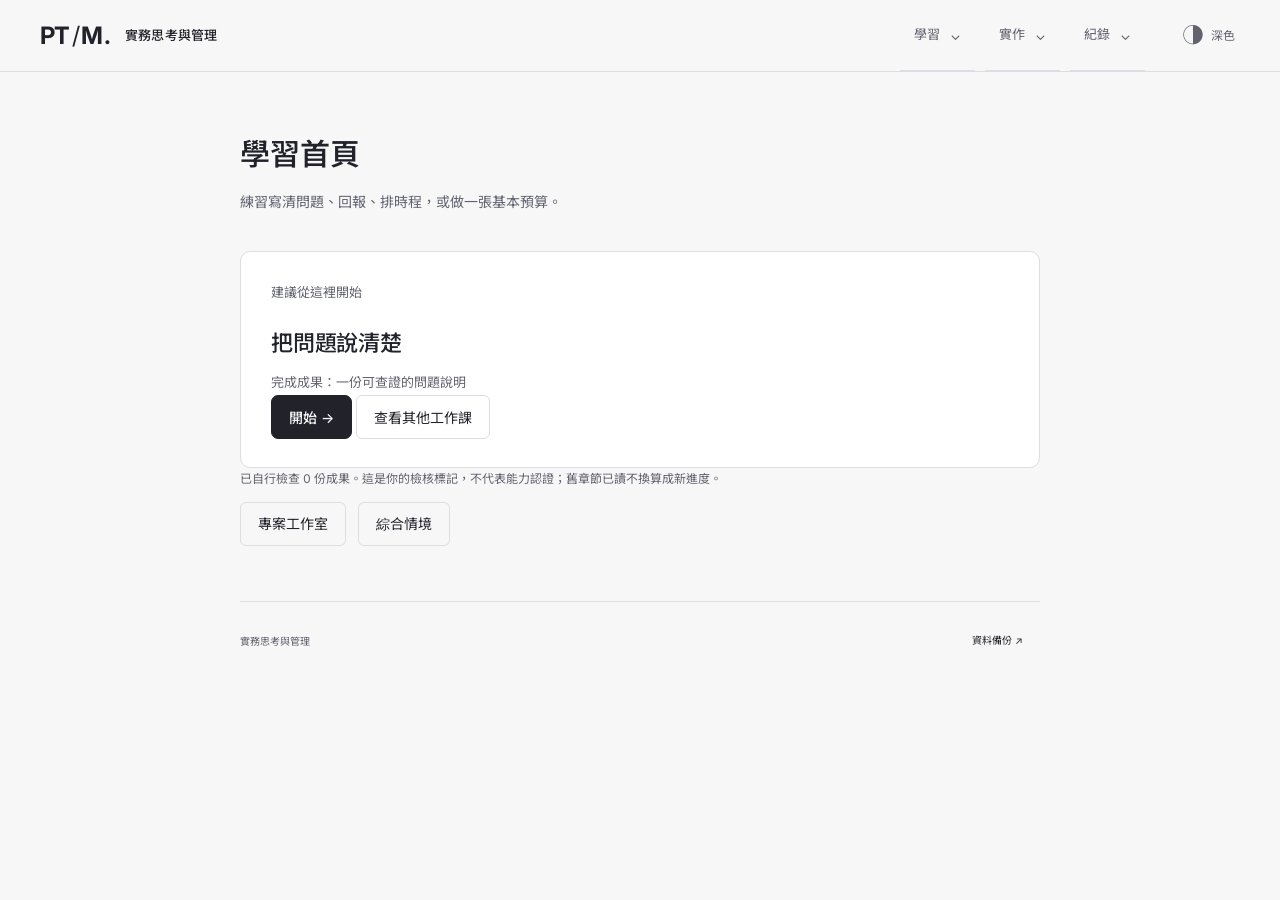
<file: practical-thinking-website-v2.5/index.html>
<!doctype html><html lang="zh-Hant"><head><meta charset="UTF-8"><meta name="viewport" content="width=device-width,initial-scale=1"><meta name="description" content="零成本繁體中文實務學習：視覺講義、客觀練習、自我檢核與專案工作室"><title>實務思考與管理</title><script src="theme-init.js?v=9880a51a4fd6"></script><link rel="preload" href="fonts/ptm-tc.woff2?v=0f769c796eb8" as="font" type="font/woff2" crossorigin><link rel="preload" href="fonts/ptm-grotesk.woff2?v=0f769c796eb8" as="font" type="font/woff2" crossorigin><link rel="stylesheet" href="style.css?v=0f769c796eb8"><link rel=stylesheet href=learning.css?v=0f769c796eb8><link rel="stylesheet" href="gallery.css?v=9880a51a4fd6"><link rel="stylesheet" href="practical.css?v=3407959b8289"></head><body><div id="app"></div><div id="toast" role="status"></div><script type="module" src="app.js?v=3407959b8289"></script></body></html>
</file>
<file: practical-thinking-website-v2.5/style.css>
@font-face{font-family:'PTM TC';src:url('fonts/ptm-tc.woff2') format('woff2');font-weight:100 900;font-display:swap}@font-face{font-family:'PTM Grotesk';src:url('fonts/ptm-grotesk.woff2') format('woff2');font-weight:100 900;font-display:swap}
:root{--bg:#f6f5f1;--paper:#fcfbf8;--text:#191919;--muted:#656560;--line:#cfcec7;--accent:#30302d;--soft:#eae9e3;--size:17px;--sans:'PTM Grotesk','PTM TC','Microsoft JhengHei',sans-serif;color-scheme:light;scroll-behavior:auto}*{box-sizing:border-box}body{margin:0;background:var(--bg);color:var(--text);font:400 15px/1.75 var(--sans);font-synthesis:none;-webkit-font-smoothing:antialiased;font-variant-numeric:tabular-nums}body.dark{--bg:#171717;--paper:#1c1c1b;--text:#f2f1eb;--muted:#afaea7;--line:#42423e;--accent:#e0dfd8;--soft:#2b2b28;color-scheme:dark}::selection{color:var(--paper);background:var(--text)}button,input,textarea,select{font:inherit;color:inherit}button,a,input,textarea,select,summary{outline-offset:5px}:focus-visible{outline:2px solid var(--text)}button{min-height:44px;padding:9px 17px;border:1px solid var(--line);border-radius:0;background:transparent;color:var(--text);cursor:pointer;line-height:1.5}button:disabled{opacity:.45;cursor:not-allowed}button:hover:not(:disabled){background:var(--soft);border-color:var(--text)}button:active:not(:disabled){transform:translateY(1px)}a{color:inherit;text-underline-offset:4px}.primary{background:var(--text);color:var(--paper);border-color:var(--text)}.primary:hover:not(:disabled){background:var(--accent);color:var(--paper)}.text-button{padding:8px 0;border-color:transparent;border-bottom:1px solid currentColor;background:none}.text-button:hover:not(:disabled){border-color:transparent;border-bottom-color:currentColor;background:none}.skip-link{position:fixed;left:20px;top:-100px;z-index:100;background:var(--text);color:var(--paper);padding:12px 20px}.skip-link:focus{top:12px}
header{height:90px;display:flex;align-items:center;justify-content:space-between;gap:25px;padding:0 42px;border-bottom:1px solid var(--line);background:var(--bg);position:relative;z-index:40}.brand{display:flex;align-items:center;gap:20px;text-align:left;padding:0;border:0;min-width:0;background:transparent!important}.wordmark{font:700 33px/1 'PTM Grotesk',sans-serif;letter-spacing:-.085em;white-space:nowrap}.wordmark>span:first-child{font-weight:400;padding:0 3px}.logo-period{padding-left:2px}.brand-name{font-size:16px;font-weight:600;letter-spacing:.015em;line-height:1.5;white-space:nowrap}.brand small{display:block;font-size:8px;font-weight:500;letter-spacing:.1em;margin-top:3px}.header-links{display:flex;gap:24px;margin-left:auto}.header-links button{border:0;padding:7px 0;font-size:13px;background:transparent!important;position:relative}.header-links button:after{content:'';position:absolute;left:0;right:100%;bottom:5px;height:1px;background:var(--text)}.header-links button:hover:after{right:0}.utility{display:flex;gap:13px;align-items:center}.theme-toggle{border:0;display:flex;align-items:center;gap:7px;padding:5px;font-size:12px}.theme-toggle>span:first-child{font-size:22px}.menu-toggle{display:none;border:0;padding:6px 0 6px 8px;font-size:13px;gap:12px;align-items:center}.menu-toggle>span{font-size:22px}
.layout{display:grid;grid-template-columns:210px minmax(0,1fr);min-height:calc(100vh - 90px)}aside{min-width:0;border-right:1px solid var(--line);padding:34px 18px;align-self:start;position:sticky;top:0;min-height:calc(100vh - 90px)}aside nav{display:grid;gap:2px}.nav-item{display:flex;align-items:center;gap:12px;border:0;padding:12px 8px;text-align:left;font-size:13px}.nav-number{font:400 10px 'PTM Grotesk',sans-serif;color:var(--muted)}.nav-arrow{margin-left:auto;opacity:0}.nav-item.active{font-weight:600;background:var(--soft)}.nav-item.active .nav-arrow,.nav-item:hover .nav-arrow{opacity:1}.side-label{font-size:10px;color:var(--muted);letter-spacing:.06em;margin:0 8px 18px}.side-label:not(:first-child){margin-top:40px}.current-chapter{border:0;text-align:left;padding:4px 8px;font-size:13px;display:block}.current-chapter span{display:block;margin-top:5px;font-size:11px}.side-foot{border-top:1px solid var(--line);padding:20px 8px;margin-top:36px;font-size:11px;color:var(--muted)}.side-foot p{margin-top:18px}.status{display:inline-flex;gap:8px;align-items:center;font-size:11px}.dot{width:5px;height:5px;border-radius:50%;background:var(--muted)}main{min-width:0;width:100%;max-width:1400px;padding:48px 48px 32px;margin:0 auto;align-self:start}main:focus{outline:none}h1,h2,h3,p{margin-top:0}h1{font-size:38px;line-height:1.4;font-weight:600;letter-spacing:-.02em;margin:16px 0 18px;text-wrap:balance}h2{font-size:23px;line-height:1.5;font-weight:600;letter-spacing:-.01em}h3{font-size:18px;line-height:1.6;font-weight:500}.muted{color:var(--muted)}.small{font-size:12px;line-height:1.8}.latin{font-family:'PTM Grotesk',sans-serif;letter-spacing:.055em;font-size:10px}.eyebrow{font-size:11px;letter-spacing:.025em;color:var(--muted);margin:0;line-height:1.8}.intro{max-width:690px;margin-bottom:38px}.intro>p:last-child{color:var(--muted);font-size:15px;max-width:42em}.row{display:flex;align-items:center;gap:12px;flex-wrap:wrap}.between{justify-content:space-between}.section-head{display:flex;justify-content:space-between;align-items:center;margin:38px 0 18px}.tag{display:inline-flex;border:1px solid var(--line);padding:2px 8px;font-size:10px;line-height:1.7;border-radius:0;color:var(--muted)}.good{color:var(--text);border-color:var(--text)}.stats{display:grid;grid-template-columns:repeat(3,minmax(0,1fr));gap:25px;margin:28px 0 38px}.stat{border-bottom:1px solid var(--line);padding-bottom:17px;min-width:0}.stat strong{font:500 28px/1.4 var(--sans);letter-spacing:-.045em;display:block;overflow-wrap:anywhere}.stat span{display:block;color:var(--muted);font-size:11px;margin-top:5px}.course{display:grid;grid-template-columns:45px 1fr auto;gap:20px;align-items:center;padding:25px 0;border-top:1px solid var(--line)}.course h3{margin:0 0 4px}.course p{margin:0;color:var(--muted);font-size:13px}.course-num{font:400 16px 'PTM Grotesk',sans-serif;color:var(--muted)}.course button{font-size:12px;border:0;white-space:nowrap}.course:hover .course-num{color:var(--text)}
body[data-page=home] .layout{display:block}body[data-page=home] main{max-width:1440px;padding:0 70px 28px}body[data-page=home] aside{display:none}body[data-page=home] .menu-toggle{display:flex}.editorial-hero{padding-top:30px}.edition-line{display:flex;justify-content:space-between;gap:20px;border-bottom:1px solid var(--line);padding-bottom:14px;font-size:11px;color:var(--muted)}.hero-grid{display:grid;grid-template-columns:minmax(0,1fr) 250px;gap:60px;padding:58px 0}.editorial-hero h1{font-size:clamp(48px,5.5vw,80px);line-height:1.23;font-weight:650;letter-spacing:-.035em;margin:16px 0 27px;text-wrap:nowrap}.editorial-hero h1>span{color:var(--muted);font-weight:400}.hero-description{font-size:14px;line-height:1.95;max-width:410px;color:var(--muted);margin:0 0 25px}.hero-actions{display:flex;gap:25px;align-items:center}.hero-actions button{font-size:12px;min-height:48px}.hero-actions .primary{padding:12px 22px}.editorial-index{align-self:stretch;border-left:1px solid var(--line);padding-left:28px;display:flex;flex-direction:column;justify-content:flex-end}.index-label{color:var(--muted)}.index-display{display:flex;align-items:baseline;gap:10px;margin-top:15px}.index-display>span:first-child{font:500 123px/1 'PTM Grotesk',sans-serif;letter-spacing:-.09em;margin-left:-6px}.index-total{font-size:17px;letter-spacing:-.05em}.index-caption{display:flex;justify-content:space-between;align-items:center;font-size:13px;margin:19px 0 25px}.index-rules{display:grid;grid-template-columns:repeat(3,1fr);border-top:1px solid var(--line);border-bottom:1px solid var(--line);padding:13px 0;font-size:10px;gap:6px}.editorial-index p{margin:18px 0 0;font-size:10px}.hero-baseline{display:flex;justify-content:space-between;padding:14px 0;border-top:1px solid var(--line);font-size:10px;color:var(--muted)}.continue-strip{display:grid;grid-template-columns:145px 1fr auto;gap:30px;align-items:center;background:var(--text);color:var(--paper);margin:25px 0 0;padding:28px 34px}.continue-index{border-right:1px solid color-mix(in srgb,var(--paper) 35%,transparent);padding-right:25px}.continue-index>span{font-size:9px;letter-spacing:.08em;opacity:.75}.continue-index strong{display:block;font-size:36px;font-weight:400;line-height:1.3;letter-spacing:-.05em;margin-top:7px}.continue-index strong span{font-size:12px;opacity:.65;letter-spacing:0}.continue-strip h2{font-size:18px;font-weight:400;margin:4px 0 12px}.continue-strip p{font-size:10px;opacity:.7;margin:0}.continue-strip .progress{background:color-mix(in srgb,var(--paper) 20%,transparent);max-width:320px;margin:0}.continue-strip .progress i{background:var(--paper)}.light-button{color:var(--paper);border-color:color-mix(in srgb,var(--paper) 45%,transparent);font-size:12px}.light-button:hover:not(:disabled){color:var(--text);background:var(--paper);border-color:var(--paper)}.home-section{padding-top:76px}.section-heading{display:grid;grid-template-columns:220px 1fr;gap:10px 30px;margin-bottom:28px;align-items:baseline}.section-heading h2{font-size:26px;font-weight:500;margin:0}.section-heading>p:last-child{grid-column:2;font-size:12px;color:var(--muted);margin:0}.feature-row{display:grid;grid-template-columns:220px 1fr auto;gap:30px;padding:30px 0;border-top:1px solid var(--line);align-items:center}.feature-number{font:400 34px 'PTM Grotesk',sans-serif;letter-spacing:-.055em}.feature-row h3{font-size:24px;margin:0 0 6px;font-weight:400}.feature-row p{font-size:13px;color:var(--muted);margin:0}.feature-row button{font-size:12px;display:flex;gap:25px;align-items:center}.curriculum-preview .course{grid-template-columns:220px 1fr auto;gap:30px}.curriculum-preview .course h3{font-size:19px;font-weight:400}.section-end{padding-top:15px;border-top:1px solid var(--line)}.personal-index{margin-top:70px;padding:35px 0 15px;border-top:2px solid var(--text);display:flex;align-items:center;justify-content:space-between;gap:30px}.personal-index>div>span{font-size:10px;color:var(--muted)}.personal-index h2{font-size:23px;font-weight:400;margin:10px 0}.personal-numbers{display:flex;gap:60px}.personal-numbers button{border:0;display:grid;padding:0;text-align:left;min-width:100px}.personal-numbers strong{font-size:42px;line-height:1.5;font-weight:400;letter-spacing:-.06em}.personal-numbers span{font-size:11px;color:var(--muted)}
.reading{max-width:740px;margin:0 auto}.reading .intro{margin-bottom:22px}.reading h1{font-size:34px;font-weight:500;line-height:1.5}.reading .lead{font-size:19px;line-height:1.8;color:var(--muted);margin:30px 0 25px;max-width:33em}.reading article{font-size:var(--size);line-height:2.05;letter-spacing:.015em;max-width:40em}.reading article h2{font-size:22px;line-height:1.7;letter-spacing:0;font-weight:500;margin:50px 0 16px;padding-top:20px;border-top:1px solid var(--line)}.reading article p{margin:0 0 22px}.reading article section{scroll-margin-top:25px}.toolbar{display:flex;gap:4px;align-items:center;flex-wrap:wrap;border-top:1px solid var(--line);border-bottom:1px solid var(--line);padding:10px 0}.toolbar button{font-size:11px;border:0;padding:8px 10px}.toolbar>span{margin-left:auto;font-size:10px}.panel{background:transparent;border:1px solid var(--line);padding:28px;margin:24px 0}.panel h2:first-child{margin-bottom:14px}.callout{background:var(--soft);border:0;border-left:2px solid var(--text);padding:20px 23px;margin:24px 0;font-size:14px}.callout p:last-child{margin-bottom:0}details{border-bottom:1px solid var(--line);padding:15px 0}summary{cursor:pointer;font-size:13px;min-height:30px;line-height:1.8}details[open]>summary{margin-bottom:15px}details.panel{padding:22px 26px}.option{display:flex;gap:14px;align-items:flex-start;padding:17px 18px;border:1px solid var(--line);margin:12px 0;cursor:pointer;font-size:14px}.option:has(input:checked){background:var(--soft);border-color:var(--text)}input[type=radio],input[type=checkbox]{accent-color:var(--text);margin-top:6px;flex-shrink:0;width:17px;height:17px}input[type=search],input[type=url],textarea,select,.field input,.editable input{width:100%;min-width:0;background:var(--paper);color:var(--text);border:1px solid var(--line);border-radius:0;padding:12px 13px;line-height:1.6}input::placeholder,textarea::placeholder{color:var(--muted);opacity:.85}textarea{min-height:180px;resize:vertical;font-size:15px;line-height:1.9}select{min-height:45px;padding-right:30px}.field{display:flex;flex-direction:column;gap:10px;font-size:12px;font-weight:500;min-width:0}.field textarea{min-height:145px;font-weight:400}.form-grid{display:grid;grid-template-columns:1fr 1fr;gap:26px}.field.wide{grid-column:1/-1}.studio-tabs{display:flex;overflow:auto;gap:0;border-bottom:1px solid var(--line);margin:30px 0 25px;scrollbar-width:thin}.studio-tabs button{border:0;white-space:nowrap;font-size:12px;padding:13px 18px;border-bottom:2px solid transparent}.studio-tabs button.active{border-bottom-color:var(--text);background:none;font-weight:600}.studio-tabs button:first-child{padding-left:0}.table-wrap{overflow:auto;max-width:100%;margin:22px 0;scrollbar-width:thin;border-top:1px solid var(--line)}table{width:100%;border-collapse:collapse;font-size:13px;table-layout:fixed}th,td{text-align:left;border-bottom:1px solid var(--line);padding:13px 12px;vertical-align:top}th{font-weight:500;font-size:11px;background:var(--soft)}th:first-child{width:27%}th:nth-child(2){width:19%}.editable{min-width:720px;table-layout:auto}.editable th{width:auto;position:sticky;top:0;z-index:1}.editable td{min-width:100px;padding:8px 6px;vertical-align:middle}.editable td:first-child{min-width:180px}.editable td:last-child{min-width:70px}.editable input{padding:10px;font-size:13px;min-height:44px;background:transparent;border-color:transparent}.editable input:hover{border-color:var(--line)}.editable input:focus{background:var(--paper);border-color:var(--text)}.editable input[type=number]{text-align:right}.editable select{font-size:12px;padding:9px;background:transparent;border-color:transparent}.editable button{font-size:11px;border-color:transparent;padding:8px}.ros-table{min-width:1150px}.resource-grid{display:grid;grid-template-columns:repeat(5,minmax(0,1fr));gap:15px;margin:30px 0}.resource-grid strong{font-size:30px}.scenario-grid{display:grid;grid-template-columns:1fr 1fr;gap:0 35px;border-top:1px solid var(--line)}.scenario-grid .panel{border:0;border-bottom:1px solid var(--line);margin:0;padding:30px 0 28px;display:flex;align-items:flex-start;flex-direction:column}.scenario-grid h2{font-size:21px;font-weight:500;margin-top:15px}.scenario-grid p{font-size:13px;color:var(--muted)}.scenario-grid button{margin-top:auto;font-size:12px}.list-item{border-bottom:1px solid var(--line);padding:22px 0}.split{display:grid;grid-template-columns:1fr 1fr;gap:25px}.progress{height:2px;background:var(--line);margin:12px 0}.progress i{display:block;height:100%;background:var(--text)}.score{font:400 54px/1.3 'PTM Grotesk',sans-serif;letter-spacing:-.06em}.bar{display:grid;grid-template-columns:1fr 80px;gap:20px;margin:20px 0}.bar>span{text-align:right}pre{white-space:pre-wrap;font:400 14px/1.9 var(--sans);overflow-wrap:anywhere}p,td{overflow-wrap:anywhere}#toast{position:fixed;bottom:28px;left:50%;transform:translateX(-50%);background:var(--text);color:var(--paper);border:1px solid var(--paper);padding:14px 22px;display:none;z-index:80;font-size:13px;max-width:calc(100vw - 32px);width:max-content}footer{display:flex;align-items:center;justify-content:space-between;gap:20px;border-top:1px solid var(--line);padding-top:20px;margin-top:65px;font-size:10px;line-height:1.8;color:var(--muted)}footer button{font-size:10px;border:0;white-space:nowrap}.footer-edition{font:400 9px 'PTM Grotesk',sans-serif}.sr{position:absolute;width:1px;height:1px;overflow:hidden;clip-path:inset(50%)}body.nav-open aside{display:block!important;position:fixed;z-index:35;top:90px;bottom:0;right:0;left:auto;min-height:0;overflow-y:auto;width:310px;background:var(--paper);border:1px solid var(--line);border-top:0;padding:30px 25px}body.nav-open .nav-item{width:100%}
@media(max-width:1100px){header{padding:0 28px;gap:20px}.header-links{gap:18px}.layout{grid-template-columns:185px minmax(0,1fr)}aside{padding:30px 12px}.nav-item{font-size:12px;gap:8px}main{padding:35px 30px}body[data-page=home] main{padding:0 40px 25px}.hero-grid{gap:30px;grid-template-columns:minmax(0,1fr) 220px}.editorial-hero h1{font-size:58px}.index-display>span:first-child{font-size:110px}.section-heading{grid-template-columns:160px 1fr}.feature-row,.curriculum-preview .course{grid-template-columns:160px 1fr auto}.stat strong{font-size:25px}.continue-strip{grid-template-columns:115px 1fr auto;padding:25px;gap:24px}}
@media(max-width:850px){header{height:76px;padding:0 22px}.wordmark{font-size:29px}.brand{gap:15px}.brand-name{font-size:14px}.brand small{font-size:7px;letter-spacing:.065em}.header-links{display:none}.menu-toggle{display:flex}.utility{gap:12px}.theme-word{display:none}.layout{grid-template-columns:minmax(0,1fr);min-height:calc(100vh - 76px)}aside{display:none}main{padding:35px 30px 25px}body.nav-open aside{top:76px;width:300px}body[data-page=home] main{padding:0 30px 20px}.hero-grid{grid-template-columns:minmax(0,1fr) 200px;gap:30px;padding:45px 0}.editorial-hero h1{font-size:48px}.index-display>span:first-child{font-size:90px}.editorial-index{padding-left:20px}.index-rules{font-size:9px}.section-heading{grid-template-columns:1fr;gap:10px}.section-heading>p:last-child{grid-column:1}.feature-row,.curriculum-preview .course{grid-template-columns:65px 1fr auto;gap:20px}.continue-strip{grid-template-columns:1fr auto;gap:20px}.continue-index{display:none}.home-section{padding-top:60px}.personal-numbers{gap:30px}.split{grid-template-columns:1fr}.reading{max-width:680px}.reading h1{font-size:31px}h1{font-size:32px}.stats{gap:18px}.resource-grid{grid-template-columns:repeat(3,minmax(0,1fr))}.panel{padding:24px}footer{align-items:flex-start;flex-wrap:wrap;gap:10px}.footer-edition{display:none}}
@media(max-width:600px){header{padding:0 20px;gap:12px}.brand{gap:12px}.wordmark{font-size:28px}.brand-name{font-size:13px}.brand small{font-size:6px;letter-spacing:.015em}.utility{gap:5px}.menu-toggle{font-size:11px;padding-left:3px;gap:5px}.theme-toggle{padding:4px}.theme-toggle>span:first-child{font-size:20px}main{padding:30px 20px 24px}body[data-page=home] main{padding:0 22px 20px}.edition-line{padding-bottom:12px;font-size:10px}.edition-line .latin{display:none}.editorial-hero{padding-top:20px}.hero-grid{grid-template-columns:1fr;padding:35px 0 25px;gap:30px}.editorial-hero h1{font-size:clamp(35px,9.3vw,52px);font-weight:650;margin:14px 0 23px;line-height:1.32;letter-spacing:-.025em}.hero-description{font-size:13px;max-width:27em;line-height:1.95;margin-bottom:20px}.hero-actions{gap:18px}.hero-actions button{font-size:11px;min-height:46px}.hero-actions .primary{padding:12px 17px}.editorial-index{border-left:0;border-top:1px solid var(--line);padding:18px 0 0;display:grid;grid-template-columns:1fr auto;gap:3px 20px;align-items:center}.index-label{font-size:8px}.index-display{grid-column:2;grid-row:1/4;margin:0}.index-display>span:first-child{font-size:56px;letter-spacing:-.08em}.index-total{font-size:12px}.index-caption{justify-content:flex-start;gap:10px;font-size:12px;margin:6px 0 0}.index-rules,.editorial-index>p{display:none}.hero-baseline{font-size:9px;padding:13px 0}.hero-baseline .latin{display:none}.continue-strip{padding:22px;grid-template-columns:1fr;gap:18px;margin-top:16px}.continue-strip h2{font-size:16px;line-height:1.6;margin:5px 0 12px}.continue-strip .light-button{justify-self:start;min-height:41px;font-size:11px}.home-section{padding-top:50px}.section-heading{margin-bottom:22px}.section-heading h2{font-size:23px}.section-heading>p:last-child{font-size:11px}.feature-row{grid-template-columns:35px 1fr;gap:12px 17px;padding:23px 0}.feature-number{font-size:23px;align-self:start;padding-top:3px}.feature-row h3{font-size:21px}.feature-row p{font-size:12px;line-height:1.85}.feature-row button{grid-column:2;justify-self:start;font-size:11px;gap:25px}.curriculum-preview .course{grid-template-columns:32px 1fr;gap:10px 15px;padding:22px 0}.curriculum-preview .course h3{font-size:18px}.course{grid-template-columns:30px minmax(0,1fr);gap:12px;padding:22px 0}.course>button,.course>.tag{grid-column:2;justify-self:start;padding-left:0}.course h3{font-size:17px}.course p{font-size:12px}.section-end{gap:8px}.section-end>span{font-size:10px}.personal-index{margin-top:45px;padding-top:25px;display:block}.personal-index h2{font-size:22px}.personal-numbers{margin-top:20px;gap:50px}.personal-numbers strong{font-size:36px}.intro{margin-bottom:27px}h1{font-size:28px;margin-top:12px;line-height:1.5;letter-spacing:-.015em}h2{font-size:21px}.intro>p:last-child{font-size:13px}.reading h1{font-size:27px}.reading .lead{font-size:17px;line-height:1.9;margin-top:24px}.reading article{line-height:2;letter-spacing:.01em}.reading article h2{font-size:21px;margin-top:38px;padding-top:18px}.toolbar{gap:2px}.toolbar button{padding:8px 9px;font-size:11px}.toolbar>span{width:100%;margin:4px 9px;font-size:10px}.form-grid,.scenario-grid,.split{grid-template-columns:minmax(0,1fr)}.form-grid{gap:22px}.field{font-size:12px}.field input,.field select{font-size:16px}.field textarea,textarea{font-size:16px;min-height:150px}.panel{padding:20px;margin:20px 0}.callout{padding:18px;font-size:13px}.stats{gap:15px;margin:25px 0 28px;grid-template-columns:1fr 1fr}.stats>.stat:last-child{grid-column:1/-1}.stat strong{font-size:25px}.stat span{font-size:10px}.resource-grid{grid-template-columns:repeat(2,minmax(0,1fr));gap:15px}.resource-grid strong{font-size:29px}.studio-tabs{margin-top:25px}.studio-tabs button{padding:13px 14px;font-size:12px;min-height:47px}.scenario-grid .panel{padding:27px 0}.scenario-grid h2{font-size:21px}.scenario-grid p{font-size:13px}.table-wrap:has(.editable){overflow:visible;border:0}.editable,.editable tbody{display:block;min-width:0;width:100%;table-layout:auto}.editable thead{display:none}.editable tr{display:grid;grid-template-columns:minmax(0,1fr) minmax(0,1fr);gap:16px 13px;padding:20px 0;border-top:1px solid var(--line)}.editable td{display:block;min-width:0!important;padding:0;border:0}.editable td:before{content:attr(data-label);display:block;font-size:10px;color:var(--muted);margin-bottom:7px}.editable td:first-child{grid-column:1/-1}.editable td:last-child{align-self:end}.editable td:last-child:before{display:none}.editable input,.editable select{min-height:46px;font-size:16px;padding:10px 12px;background:var(--paper);border:1px solid var(--line)}.editable input[type=number]{text-align:left}.editable button{border:1px solid var(--line);font-size:12px;padding:10px 13px;min-height:46px}.ros-table{min-width:0}.ros-table td:nth-last-child(2){grid-column:1/-1}.table-wrap>table:not(.editable){min-width:550px}.score{font-size:48px}.bar{font-size:12px;grid-template-columns:1fr 55px}.row>button{font-size:12px}.small{font-size:11px}footer{margin-top:45px;font-size:9px}footer>span:nth-child(2){width:100%;order:3}footer button{font-size:10px;padding:0;min-height:28px}#toast{font-size:12px;bottom:18px}}
@media(max-width:360px){header{padding:0 14px}.brand{gap:8px}.wordmark{font-size:25px}.brand-name{font-size:12px}.brand small{font-size:5.5px}.hero-actions{gap:12px}.editorial-hero h1{font-size:34px}}
@media(prefers-reduced-motion:no-preference){button,.header-links button:after,.nav-arrow{transition:background .18s,border-color .18s,opacity .18s,transform .18s,right .22s}.view-enter{animation:page-in .26s ease-out}.reveal-ready{opacity:0;transform:translateY(13px);transition:opacity .5s ease,transform .5s ease}.reveal-ready.is-visible{opacity:1;transform:none}@keyframes page-in{from{opacity:0;transform:translateY(6px)}to{opacity:1;transform:none}}@media(hover:hover) and (pointer:fine){.feature-row:hover h3{transform:translateX(5px);transition:transform .2s}.feature-row button:hover span{transform:translate(2px,-2px);transition:transform .2s}}}
@media(prefers-reduced-motion:reduce){:root{scroll-behavior:auto}*,*:before,*:after{animation:none!important;transition:none!important;scroll-behavior:auto!important}.reveal-ready{opacity:1!important;transform:none!important}}
@media print{header,aside,.toolbar,.studio-tabs,button,footer{display:none!important}.layout{display:block}main,body[data-page=home] main{padding:0;max-width:none}body{background:white;color:black}.reading{max-width:none}.panel,.callout{break-inside:avoid}.reveal-ready{opacity:1!important;transform:none!important}}
/* Quiet editorial identity: title rather than a campaign slogan. */
.hero-grid{padding-top:42px;padding-bottom:42px}.editorial-hero h1{font-size:44px;font-weight:500;letter-spacing:-.015em;line-height:1.5;margin:15px 0 22px}.index-display>span:first-child{font-size:90px;font-weight:400}.hero-description{max-width:370px}.section-heading h2{font-size:24px}.feature-row h3{font-size:22px}@media(max-width:850px){.editorial-hero h1{font-size:36px}.hero-grid{padding-top:35px;padding-bottom:35px}}@media(max-width:600px){.editorial-hero h1{font-size:29px;line-height:1.6;white-space:normal;margin:12px 0 18px}.hero-grid{padding:28px 0 23px}.index-display>span:first-child{font-size:52px}.section-heading h2{font-size:22px}.feature-row h3{font-size:20px}} 
@media(prefers-reduced-motion:reduce){.feature-row:hover h3,.feature-row button:hover span,button:active{transform:none!important}}
/* Direct entry points, with an editorial rhythm rather than campaign copy. */
.home-heading{display:grid;grid-template-columns:minmax(0,1fr) 220px;gap:70px;align-items:center;padding:58px 0 46px;border-bottom:1px solid var(--line)}.home-heading h1{font-size:38px;font-weight:500;letter-spacing:-.015em;margin:14px 0 17px}.home-heading>div>p:last-child{font-size:14px;color:var(--muted);margin:0;max-width:420px;line-height:1.9}.home-progress{border-left:1px solid var(--line);padding-left:25px}.home-progress>span{font-size:11px;color:var(--muted)}.home-progress strong{display:block;font-size:37px;font-weight:400;line-height:1.6;letter-spacing:-.035em}.home-progress small{font-size:13px;letter-spacing:0;color:var(--muted)}.home-progress .progress{margin:4px 0 10px}.continue-strip{grid-template-columns:145px 1fr auto;margin-top:28px;padding:26px 32px}.continue-label{font-size:11px;color:inherit;opacity:.7}.continue-strip h2{margin:0 0 7px;font-size:17px}.continue-strip p{font-size:11px}.home-section{padding-top:60px}.feature-row,.curriculum-preview .course{grid-template-columns:145px 1fr auto;gap:30px}.section-heading{grid-template-columns:145px 1fr;gap:10px 30px}.section-heading h2{font-size:24px;font-weight:500}.feature-row h3{font-size:23px;font-weight:500}.feature-row p{font-size:13px}.feature-row .small{display:block;margin-top:7px;font-size:10px}.feature-number{font-size:27px;font-weight:400;color:var(--muted)}.entry-actions{display:flex;flex-direction:column;align-items:stretch;gap:6px}.entry-actions .text-button{justify-content:space-between}.secondary-entry{font-size:10px!important;min-height:34px;padding:7px 0!important;border:0!important;color:var(--muted)}.home-service-note{display:flex;gap:20px;padding:20px 0 0;align-items:baseline;font-size:11px;color:var(--muted)}.home-service-note .status{color:var(--text);white-space:nowrap}.curriculum-preview .course h3{display:flex;align-items:center;gap:12px;font-size:18px}.curriculum-preview .course h3 .tag{font-size:9px;white-space:nowrap}.personal-index{margin-top:55px}.personal-index h2{font-size:22px}.personal-numbers strong{font-size:32px}
@media(max-width:850px){.home-heading{grid-template-columns:minmax(0,1fr) 180px;gap:30px;padding:40px 0}.home-heading h1{font-size:32px}.feature-row,.curriculum-preview .course{grid-template-columns:55px 1fr auto;gap:20px}.section-heading{grid-template-columns:1fr}.section-heading>p:last-child{grid-column:1}.continue-strip{grid-template-columns:1fr auto}.continue-label{display:none}}
@media(max-width:600px){.home-heading{grid-template-columns:1fr;gap:24px;padding:29px 0 25px}.home-heading h1{font-size:29px;line-height:1.5;margin:10px 0 15px}.home-heading>div>p:last-child{font-size:13px}.home-progress{border-left:0;border-top:1px solid var(--line);padding:18px 0 0;display:grid;grid-template-columns:1fr auto;gap:0 15px;align-items:center}.home-progress strong{grid-column:2;grid-row:1/3;font-size:28px}.home-progress .progress{width:150px;grid-column:1;margin:9px 0 5px}.home-progress>.small{grid-column:1/-1;margin-top:4px;font-size:10px}.continue-strip{grid-template-columns:1fr;margin-top:20px;padding:22px;gap:16px}.continue-label{display:block;font-size:10px}.continue-strip h2{font-size:16px}.continue-strip p{font-size:11px}.home-section{padding-top:43px}.section-heading h2{font-size:22px}.feature-row{grid-template-columns:30px 1fr;gap:12px 15px;padding:24px 0}.feature-row h3{font-size:21px}.feature-row .small{font-size:10px;line-height:1.8}.feature-row p{font-size:12px}.feature-row>button,.feature-row>.entry-actions{grid-column:2;justify-self:start}.entry-actions{flex-direction:row;gap:24px;align-items:center}.entry-actions .text-button{gap:15px}.feature-number{font-size:21px;padding-top:5px}.home-service-note{display:block;padding-top:18px;font-size:10px}.home-service-note>span:last-child{display:block;margin-top:7px}.curriculum-preview .course{grid-template-columns:30px 1fr;gap:10px 15px}.curriculum-preview .course h3{font-size:17px;flex-wrap:wrap;gap:7px}.curriculum-preview .course h3 .tag{font-size:9px}.personal-index h2{font-size:21px}.personal-numbers{gap:50px}.personal-numbers strong{font-size:30px}}

/* Focused workspace. Three clear starting points. */
:root{--bg:#f7f7f8;--paper:#fff;--text:#22232a;--muted:#62636e;--line:#dddde3;--accent:#6257ac}body.dark{--bg:#0e0e11;--paper:#151519;--text:#eeeef2;--muted:#a0a0ad;--line:#2b2b33;--accent:#b2a4ee}body{background:var(--bg);font-size:14px}header{height:72px;background:var(--bg);border-color:var(--line);padding:0 40px}.wordmark{font-size:24px;letter-spacing:-.05em}.brand-name{font-size:13px;font-weight:500}.brand small{display:none}.brand{gap:15px}.header-links{gap:26px}.header-links button,.utility button{font-size:12px;color:var(--muted)}button{border-radius:6px}button:hover{background:color-mix(in srgb,var(--text) 5%,transparent)}button:focus-visible,a:focus-visible,input:focus-visible,textarea:focus-visible,select:focus-visible{outline:2px solid var(--accent);outline-offset:4px}.menu-toggle{display:flex}.primary{background:var(--text);color:var(--bg);border-color:var(--text);border-radius:7px;font-weight:500}.primary:hover{background:var(--text);opacity:.87}aside{background:var(--bg);border-color:var(--line)}.nav-number,.nav-arrow{display:none}.nav-item{border:0;border-radius:6px;margin:3px 0;min-height:42px}.nav-item.active{background:color-mix(in srgb,var(--text) 7%,transparent);color:var(--text)}.side-label{letter-spacing:0}.side-foot p{display:none}.panel{background:var(--paper);border:1px solid var(--line);border-radius:9px}.callout{border-radius:7px}.intro h1{font-size:30px;font-weight:550;letter-spacing:0}.eyebrow{letter-spacing:0}input,select,textarea{border-radius:6px;background:var(--paper);color:var(--text)}.reading article{max-width:680px}.reading h1{font-weight:550}.table-wrap{border-radius:7px}.studio-tabs button{border-radius:0}.studio-tabs button.active{background:transparent;border-bottom:2px solid var(--accent)}.status .dot{background:var(--muted)}body[data-page=home] main{max-width:960px;padding:0 40px 24px;margin:0 auto;width:100%}.start-page{max-width:800px;margin:0 auto;padding-top:76px}.start-heading{margin-bottom:35px}.start-kicker{font-size:12px;color:var(--muted);margin:0 0 14px}.start-heading h1{font-size:32px;font-weight:550;line-height:1.5;letter-spacing:0;margin:0 0 12px}.start-heading>p:last-child{font-size:14px;color:var(--muted);margin:0;line-height:1.9}.resume-panel{padding:28px 30px;background:var(--paper);border:1px solid var(--line);border-radius:10px}.resume-meta{display:flex;align-items:center;gap:10px;font-size:12px;color:var(--muted)}.entry-icon{display:inline-flex;color:var(--muted);align-items:center}.resume-progress{margin-left:auto;font-variant-numeric:tabular-nums;font-size:11px}.resume-panel h2{font-size:22px;font-weight:500;margin:22px 0 9px;line-height:1.6}.resume-panel>p{color:var(--muted);font-size:13px;margin:0;max-width:52em;line-height:1.9}.resume-bottom{display:flex;align-items:center;gap:20px;margin-top:26px}.resume-bottom .primary{padding:10px 17px;min-height:43px;display:flex;gap:24px;align-items:center;font-size:12px}.quiet-link{border:0;color:var(--muted);font-size:12px;padding:10px 0}.start-options{display:grid;grid-template-columns:1fr 1fr;gap:20px;margin-top:20px}.start-option{padding:25px 28px;border:1px solid var(--line);border-radius:10px;background:transparent}.start-option h2{font-size:17px;font-weight:500;margin:15px 0 8px}.start-option p{font-size:12px;color:var(--muted);line-height:1.9;margin:0 0 20px;max-width:25em}.start-option button{border:0;padding:0;font-size:12px;min-height:35px;display:flex;align-items:center;gap:25px}.start-option button:hover{background:transparent;color:var(--accent)}.start-note{color:var(--muted);font-size:10px;margin:22px 0 0;line-height:1.9}.start-note span{margin:0 6px}body[data-page=home] footer{max-width:800px;margin:55px auto 0;padding-top:17px}body[data-page=home] footer>span:nth-child(2){display:none}.footer-edition{display:none}body.nav-open aside{top:72px;border-radius:0;background:var(--paper)}
@media(min-width:851px){body[data-page=home] .layout{display:block}body[data-page=home] aside{display:none}}@media(max-width:850px){header{height:64px;padding:0 24px}body.nav-open aside{top:64px}body[data-page=home] main{padding:0 28px 24px}.start-page{padding-top:50px}.start-heading h1{font-size:29px}.start-options{gap:16px}.start-option{padding:24px}.brand-name{font-size:13px}}
@media(max-width:600px){header{padding:0 18px}.brand{gap:10px}.wordmark{font-size:21px}.brand-name{font-size:12px}.utility{gap:10px}.theme-toggle{min-width:30px}.theme-toggle>span:first-child{font-size:18px}.menu-toggle{font-size:11px}body[data-page=home] main{padding:0 20px 20px}.start-page{padding-top:33px}.start-heading{margin-bottom:25px}.start-kicker{font-size:11px;margin-bottom:12px}.start-heading h1{font-size:26px;margin-bottom:10px}.start-heading>p:last-child{font-size:12px}.resume-panel{padding:22px}.resume-panel h2{font-size:19px;margin-top:20px}.resume-panel>p{font-size:12px}.resume-meta{font-size:11px}.resume-progress{font-size:10px}.resume-bottom{gap:18px;margin-top:23px}.resume-bottom .primary{font-size:11px;gap:19px;padding:10px 14px}.quiet-link{font-size:11px}.start-options{grid-template-columns:1fr;gap:12px;margin-top:14px}.start-option{padding:20px 22px;display:grid;grid-template-columns:24px 1fr;column-gap:13px;align-items:start}.start-option .entry-icon{grid-column:1;grid-row:1/3;padding-top:2px}.start-option h2{grid-column:2;margin:0 0 6px;font-size:16px}.start-option p{grid-column:2;font-size:11px;max-width:none;margin-bottom:12px}.start-option button{grid-column:2;min-height:32px;font-size:11px}.start-note{font-size:9px;margin-top:19px}body[data-page=home] footer{margin-top:32px}.intro h1{font-size:26px}.panel{padding:20px}.reading h1{font-size:26px}}

body[data-page=home] main{animation:none}

/* One navigation surface per viewport; drawer never changes content width. */
.header-links{display:none}.nav-backdrop{display:none}.nav-item{white-space:nowrap;flex-shrink:0}.nav-number,.nav-arrow{display:none}
@media(min-width:851px){.menu-toggle,body[data-page=home] .menu-toggle{display:none!important}.layout,body[data-page=home] .layout{display:grid;grid-template-columns:232px minmax(0,1fr);min-height:calc(100vh - 72px)}aside,body[data-page=home] aside,body.nav-open aside{display:block!important;position:sticky;top:0;left:auto;right:auto;bottom:auto;width:232px;min-width:232px;min-height:calc(100vh - 72px);padding:28px 18px;border:0;border-right:1px solid var(--line);background:var(--bg);overflow:visible}.nav-item{font-size:13px;width:100%;gap:0;padding:11px 12px;min-height:42px}.current-chapter{font-size:12px;padding:4px 12px}.side-label{margin-left:12px}.utility{margin-left:auto}body[data-page=home] main{max-width:960px;padding:0 44px 24px}.start-page{padding-top:56px}.start-heading h1{font-size:30px}}
@media(max-width:850px){.layout,body[data-page=home] .layout{display:block}.menu-toggle,body[data-page=home] .menu-toggle{display:flex!important}aside,body[data-page=home] aside{display:none!important}body.nav-open{overflow:hidden}body.nav-open aside,body.nav-open[data-page=home] aside{display:block!important;position:fixed;top:64px;bottom:0;left:0;right:auto;width:min(288px,calc(100vw - 48px));min-height:0;padding:26px 18px;overflow-y:auto;overscroll-behavior:contain;border:0;border-right:1px solid var(--line);z-index:35;background:var(--paper)}.nav-backdrop{display:block;position:fixed;inset:64px 0 0;z-index:34;border:0;border-radius:0;background:rgb(0 0 0 / .48);padding:0;cursor:default}.nav-backdrop:hover:not(:disabled){background:rgb(0 0 0 / .48);border:0}.nav-item{width:100%;padding:12px;font-size:13px;gap:0}.side-label{margin-left:12px}.utility{margin-left:auto}.current-chapter{padding:4px 12px}}

.sidebar-heading{display:flex;align-items:center;justify-content:space-between;gap:8px;margin-bottom:16px}.sidebar-heading .side-label{margin:0 0 0 12px}.sidebar-collapse{border:0;min-height:34px;padding:5px 9px;font-size:11px;color:var(--muted);display:flex;align-items:center;gap:10px}.sidebar-collapse span{font-size:20px;line-height:1}.sidebar-expand{display:none;border:0;font-size:12px;color:var(--muted);align-items:center;gap:10px}.sidebar-expand span{font-size:20px}.sidebar-expand:hover,.sidebar-collapse:hover{color:var(--text)}
@media(min-width:851px){body.sidebar-collapsed .layout,body.sidebar-collapsed[data-page=home] .layout{grid-template-columns:minmax(0,1fr)}body.sidebar-collapsed aside,body.sidebar-collapsed[data-page=home] aside{display:none!important}body.sidebar-collapsed .sidebar-expand{display:flex}body.sidebar-collapsed[data-page=home] main{max-width:960px}}
@media(max-width:850px){.sidebar-collapse,.sidebar-expand{display:none!important}.sidebar-heading{margin-bottom:18px}}

/* Unified top navigation: no sidebar, no duplicated destinations. */
.layout,body[data-page=home] .layout,body.sidebar-collapsed .layout,body.sidebar-collapsed[data-page=home] .layout{display:block;min-height:calc(100vh - 72px)}header{position:relative;gap:32px}.utility{margin-left:0}.top-navigation{display:flex;align-items:center;gap:10px;margin-left:auto}.nav-group{position:relative}.nav-group summary{cursor:pointer;list-style:none;display:flex;align-items:center;gap:10px;min-height:40px;padding:8px 14px;color:var(--muted);font-size:13px;border-radius:6px}.nav-group summary::-webkit-details-marker{display:none}.nav-group summary:hover,.nav-group[open] summary{background:var(--paper);color:var(--text)}.nav-group summary>span{font-size:14px;line-height:1}.nav-dropdown{position:absolute;top:calc(100% + 10px);left:0;width:200px;padding:7px;border:1px solid var(--line);border-radius:9px;background:var(--paper);box-shadow:0 12px 32px rgb(0 0 0 / .18);z-index:50;display:grid;gap:2px}.nav-dropdown button{display:block;width:100%;border:0;text-align:left;padding:11px 13px;font-size:12px;white-space:nowrap;min-height:42px}.nav-dropdown button[aria-current=page]{color:var(--accent);background:color-mix(in srgb,var(--text) 5%,transparent)}.nav-dropdown button:hover:not(:disabled){background:color-mix(in srgb,var(--text) 7%,transparent)}body[data-page=home] main{max-width:960px;padding:0 40px 24px}.start-page{padding-top:60px}.menu-toggle,body[data-page=home] .menu-toggle{display:none!important}.sidebar-expand,.sidebar-collapse{display:none!important}.nav-backdrop{z-index:34;inset:72px 0 0;background:rgb(0 0 0 / .4)}
@media(max-width:850px){header{height:64px;gap:15px}.utility{margin-left:auto}.menu-toggle,body[data-page=home] .menu-toggle{display:flex!important}.top-navigation{display:none;position:absolute;left:0;right:0;top:64px;margin:0;padding:14px 20px 22px;background:var(--paper);border-bottom:1px solid var(--line);max-height:calc(100dvh - 64px);overflow:auto;z-index:45}body.nav-open .top-navigation{display:grid;gap:6px}.nav-group summary{justify-content:space-between;font-size:14px;padding:12px;min-height:48px}.nav-dropdown{position:static;width:100%;box-shadow:none;border:0;border-radius:0;padding:0 0 10px 12px;gap:0}.nav-dropdown button{font-size:13px;padding:12px;min-height:46px}.nav-group{border-bottom:1px solid var(--line)}.nav-group:last-child{border-bottom:0}.nav-backdrop{inset:64px 0 0}body[data-page=home] main{padding:0 28px 24px}.start-page{padding-top:45px}}
@media(max-width:600px){body[data-page=home] main{padding:0 20px 20px}.start-page{padding-top:33px}}
@media print{.top-navigation,.nav-backdrop{display:none!important}}
</file>
<file: practical-thinking-website-v2.5/gallery.css>
/* Original template and fonts are provided by style.css. */
html[data-theme="dark"]{color-scheme:dark}
html[data-theme="dark"] body:not(.dark){background:#171717;color:#f2f1eb}
</file>
<file: practical-thinking-website-v2.5/practical.css>
/* Outcome-based lessons; keep the original template and typography. */
.task-domain{border-top:1px solid var(--line);padding:24px 0 8px}
.task-domain h2{font-size:18px;margin-bottom:8px}
.task-domain .course{padding-block:18px}
.task-domain .course-num{font-size:11px;white-space:normal}
.task-reading{max-width:760px}
.task-reading ol{padding-left:1.5em;line-height:1.9}
.task-reading h2{font-size:20px;margin-top:28px}
.task-reading .learning-layer{margin-block:24px}
.task-fields{display:grid;gap:18px;margin-top:20px}
.task-fields label{display:block;margin-bottom:7px}
.task-fields textarea{min-height:100px}
.task-fields input{width:100%;max-width:420px}
.task-budget-totals{display:grid;grid-template-columns:repeat(2,minmax(0,1fr));gap:16px;border-block:1px solid var(--line);padding:20px 0}
.task-budget-totals dt{font-size:12px;color:var(--muted)}
.task-budget-totals dd{font-size:21px;margin:3px 0 0;font-variant-numeric:tabular-nums}
@media(max-width:600px){.task-domain .course{grid-template-columns:1fr auto}.task-domain .course-num{grid-column:1/-1}.task-reading .row{align-items:stretch}.task-reading .row button{white-space:normal}.task-budget-totals dd{font-size:18px}}
</file>
